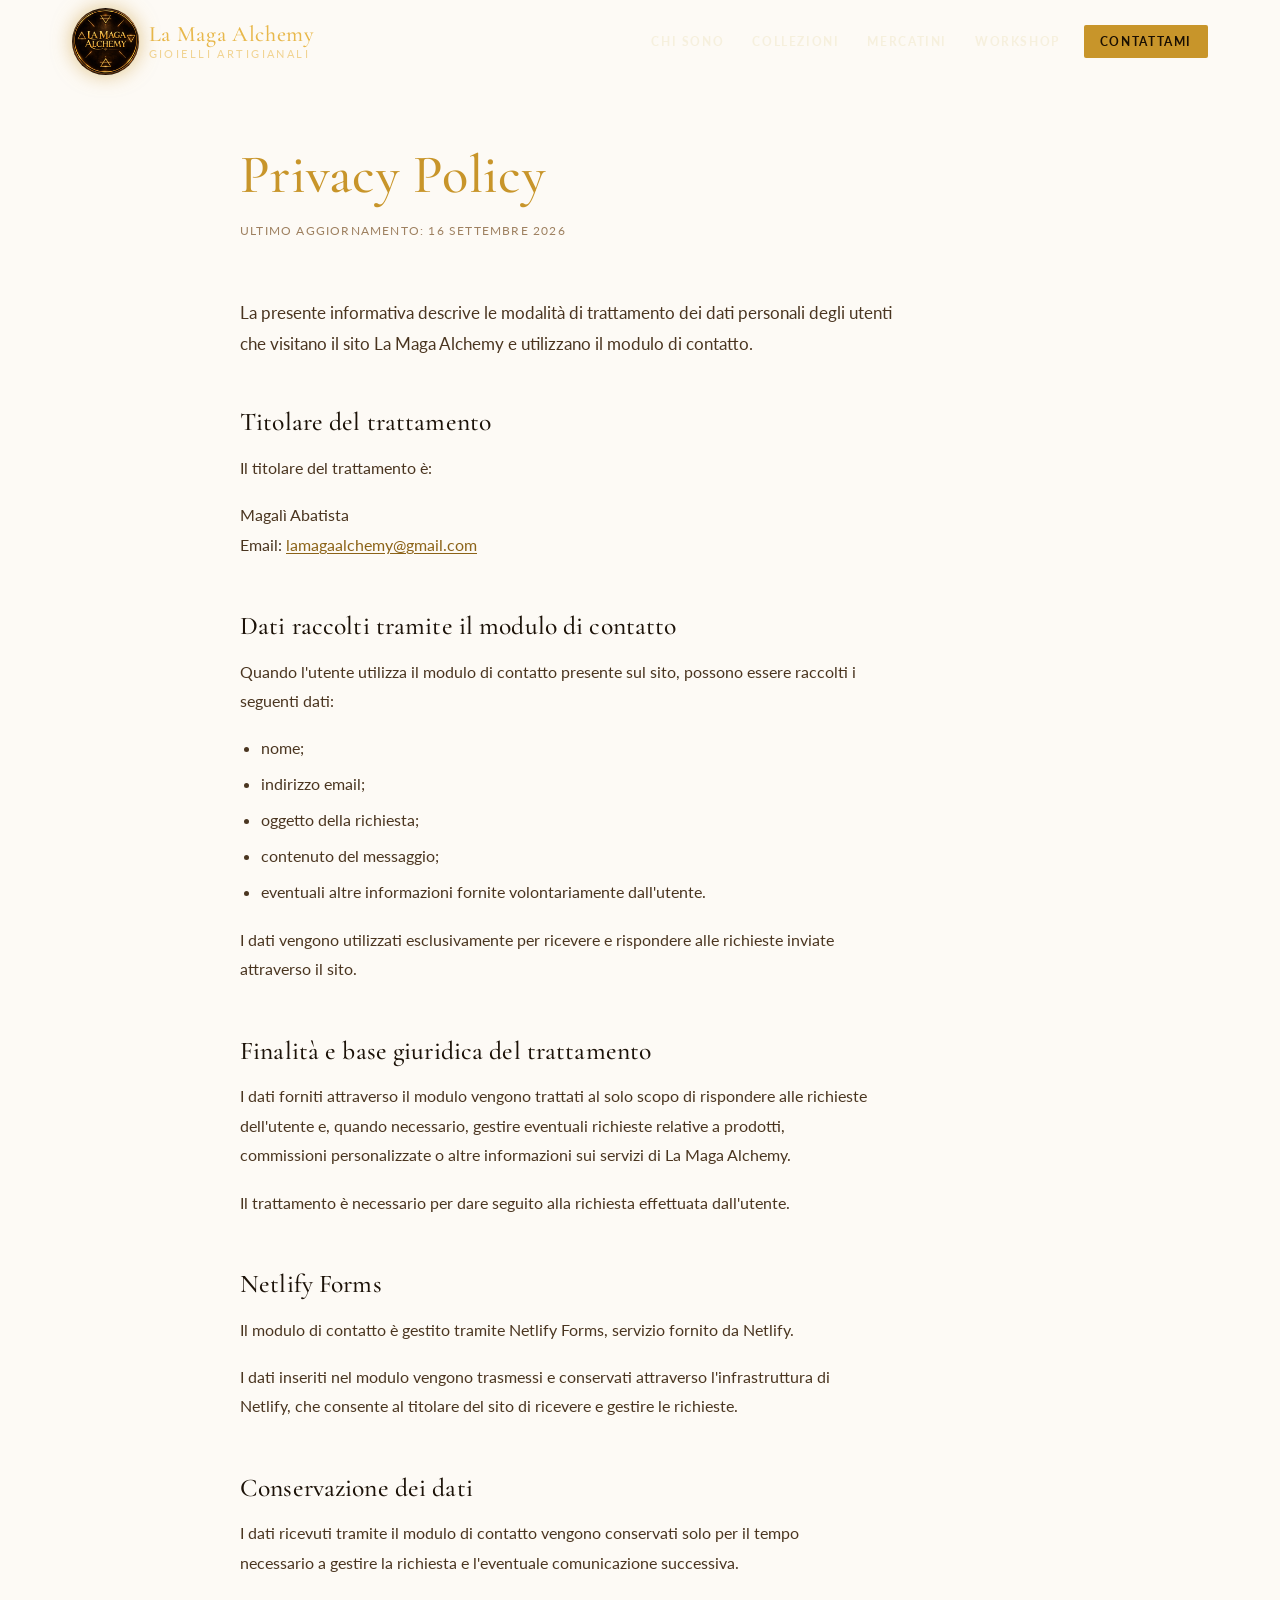
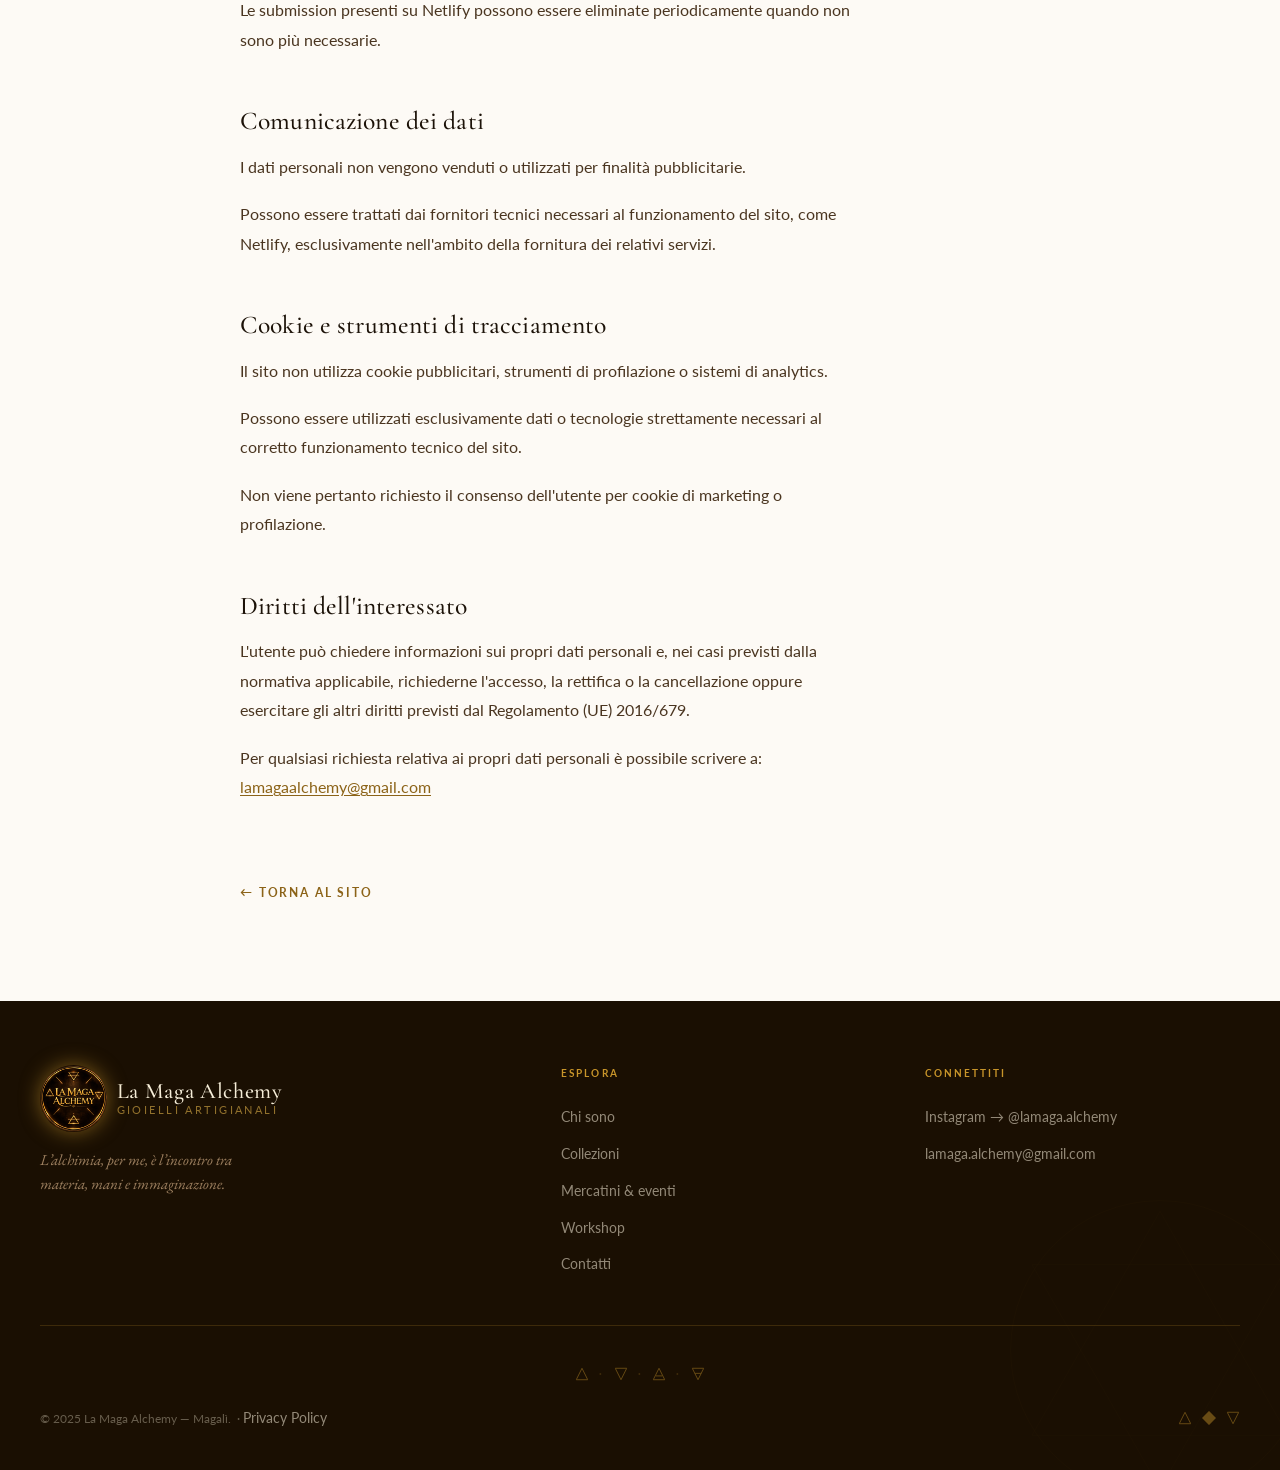
<file: privacy-policy.html>
<!DOCTYPE html>
<html lang="it">
<head>
  <meta charset="UTF-8" />
  <meta name="viewport" content="width=device-width, initial-scale=1.0" />
  <meta name="description" content="Informativa Privacy — La Maga Alchemy. Come vengono trattati i dati personali raccolti tramite il modulo di contatto del sito." />
  <title>Privacy Policy — La Maga Alchemy</title>

  <!-- Favicon (usa il logo come favicon) -->
  <link rel="icon" type="image/jpeg" href="images/logo.jpg" />

  <!-- Google Fonts -->
  <link rel="preconnect" href="https://fonts.googleapis.com" />
  <link rel="preconnect" href="https://fonts.gstatic.com" crossorigin />
  <link href="https://fonts.googleapis.com/css2?family=Cormorant+Garamond:ital,wght@0,300;0,400;0,500;0,600;0,700;1,300;1,400;1,600&family=EB+Garamond:ital,wght@0,400;0,500;1,400&family=Lato:wght@300;400;700&display=swap" rel="stylesheet" />

  <link rel="stylesheet" href="style.css" />
</head>
<body>

<!-- ============================================================
  SVG SIMBOLI ALCHEMICI — definizioni riutilizzabili
============================================================ -->
<svg style="display:none" aria-hidden="true">
  <defs>
    <!-- Fuoco △ -->
    <symbol id="sym-fire" viewBox="0 0 20 22">
      <polygon points="10,2 19,20 1,20" fill="none" stroke="currentColor" stroke-width="1.5" stroke-linejoin="round"/>
    </symbol>
    <!-- Acqua ▽ -->
    <symbol id="sym-water" viewBox="0 0 20 22">
      <polygon points="10,20 19,2 1,2" fill="none" stroke="currentColor" stroke-width="1.5" stroke-linejoin="round"/>
    </symbol>
    <!-- Terra △ con barra -->
    <symbol id="sym-earth" viewBox="0 0 20 22">
      <polygon points="10,2 19,20 1,20" fill="none" stroke="currentColor" stroke-width="1.5" stroke-linejoin="round"/>
      <line x1="5" y1="14" x2="15" y2="14" stroke="currentColor" stroke-width="1.5"/>
    </symbol>
    <!-- Aria ▽ con barra -->
    <symbol id="sym-air" viewBox="0 0 20 22">
      <polygon points="10,20 19,2 1,2" fill="none" stroke="currentColor" stroke-width="1.5" stroke-linejoin="round"/>
      <line x1="5" y1="10" x2="15" y2="10" stroke="currentColor" stroke-width="1.5"/>
    </symbol>
    <!-- Rombo decorativo -->
    <symbol id="sym-diamond" viewBox="0 0 14 14">
      <rect x="2" y="2" width="10" height="10" fill="currentColor" transform="rotate(45 7 7)"/>
    </symbol>
  </defs>
</svg>


<!-- ============================================================
  HEADER
============================================================ -->
<header id="header" role="banner">
  <div class="header-inner">
    <a href="index.html" class="logo-wrap" aria-label="La Maga Alchemy — torna all'inizio">
      <img src="images/logo.jpg" alt="Logo La Maga Alchemy" class="logo-img" />
      <div class="logo-text">
        La Maga Alchemy
        <span class="logo-sub">Gioielli Artigianali</span>
      </div>
    </a>

    <button class="hamburger" id="hamburger" aria-label="Apri menu" aria-expanded="false" aria-controls="nav">
      <span></span><span></span><span></span>
    </button>

    <nav id="nav" class="nav" aria-label="Navigazione principale">
      <a href="index.html#chi-sono"  class="nav-link">Chi sono</a>
      <a href="index.html#collezioni" class="nav-link">Collezioni</a>
      <a href="index.html#eventi"    class="nav-link">Mercatini</a>
      <a href="index.html#workshop"  class="nav-link">Workshop</a>
      <a href="index.html#contatti"  class="nav-link nav-cta">Contattami</a>
    </nav>
  </div>
</header>


<!-- ============================================================
  PRIVACY POLICY
============================================================ -->
<section class="section legal-page">
  <div class="container legal-container">

    <h1 class="legal-title">Privacy Policy</h1>
    <p class="legal-updated">Ultimo aggiornamento: 16 settembre 2026</p>

    <p class="legal-intro">
      La presente informativa descrive le modalità di trattamento dei dati personali degli utenti
      che visitano il sito La Maga Alchemy e utilizzano il modulo di contatto.
    </p>

    <div class="legal-body">

      <h2>Titolare del trattamento</h2>
      <p>Il titolare del trattamento è:</p>
      <p>
        Magalì Abatista<br/>
        Email: <a href="mailto:lamagaalchemy@gmail.com">lamagaalchemy@gmail.com</a>
      </p>

      <h2>Dati raccolti tramite il modulo di contatto</h2>
      <p>
        Quando l'utente utilizza il modulo di contatto presente sul sito, possono essere raccolti
        i seguenti dati:
      </p>
      <ul>
        <li>nome;</li>
        <li>indirizzo email;</li>
        <li>oggetto della richiesta;</li>
        <li>contenuto del messaggio;</li>
        <li>eventuali altre informazioni fornite volontariamente dall'utente.</li>
      </ul>
      <p>
        I dati vengono utilizzati esclusivamente per ricevere e rispondere alle richieste inviate
        attraverso il sito.
      </p>

      <h2>Finalità e base giuridica del trattamento</h2>
      <p>
        I dati forniti attraverso il modulo vengono trattati al solo scopo di rispondere alle
        richieste dell'utente e, quando necessario, gestire eventuali richieste relative a
        prodotti, commissioni personalizzate o altre informazioni sui servizi di La Maga Alchemy.
      </p>
      <p>
        Il trattamento è necessario per dare seguito alla richiesta effettuata dall'utente.
      </p>

      <h2>Netlify Forms</h2>
      <p>
        Il modulo di contatto è gestito tramite Netlify Forms, servizio fornito da Netlify.
      </p>
      <p>
        I dati inseriti nel modulo vengono trasmessi e conservati attraverso l'infrastruttura di
        Netlify, che consente al titolare del sito di ricevere e gestire le richieste.
      </p>

      <h2>Conservazione dei dati</h2>
      <p>
        I dati ricevuti tramite il modulo di contatto vengono conservati solo per il tempo
        necessario a gestire la richiesta e l'eventuale comunicazione successiva.
      </p>
      <p>
        Le submission presenti su Netlify possono essere eliminate periodicamente quando non sono
        più necessarie.
      </p>

      <h2>Comunicazione dei dati</h2>
      <p>
        I dati personali non vengono venduti o utilizzati per finalità pubblicitarie.
      </p>
      <p>
        Possono essere trattati dai fornitori tecnici necessari al funzionamento del sito, come
        Netlify, esclusivamente nell'ambito della fornitura dei relativi servizi.
      </p>

      <h2>Cookie e strumenti di tracciamento</h2>
      <p>
        Il sito non utilizza cookie pubblicitari, strumenti di profilazione o sistemi di
        analytics.
      </p>
      <p>
        Possono essere utilizzati esclusivamente dati o tecnologie strettamente necessari al
        corretto funzionamento tecnico del sito.
      </p>
      <p>
        Non viene pertanto richiesto il consenso dell'utente per cookie di marketing o
        profilazione.
      </p>

      <h2>Diritti dell'interessato</h2>
      <p>
        L'utente può chiedere informazioni sui propri dati personali e, nei casi previsti dalla
        normativa applicabile, richiederne l'accesso, la rettifica o la cancellazione oppure
        esercitare gli altri diritti previsti dal Regolamento (UE) 2016/679.
      </p>
      <p>
        Per qualsiasi richiesta relativa ai propri dati personali è possibile scrivere a:
        <a href="mailto:lamagaalchemy@gmail.com">lamagaalchemy@gmail.com</a>
      </p>

    </div>

    <a href="index.html" class="legal-back">← Torna al sito</a>

  </div>
</section>


<!-- ============================================================
  FOOTER
============================================================ -->
<footer id="footer" role="contentinfo">
  <div class="footer-bg-deco" aria-hidden="true">
    <svg viewBox="0 0 600 600" fill="none">
      <circle cx="300" cy="300" r="280" stroke="#C8952A" stroke-width="1"/>
      <polygon points="300,40 540,460 60,460" stroke="#C8952A" stroke-width="0.8" fill="none"/>
      <polygon points="300,560 540,140 60,140" stroke="#C8952A" stroke-width="0.8" fill="none"/>
    </svg>
  </div>

  <div class="footer-inner">

    <div class="footer-top">
      <!-- Brand -->
      <div class="footer-brand">
        <a href="index.html" class="logo-wrap" aria-label="Torna alla home">
          <img src="images/logo.jpg" alt="Logo La Maga Alchemy" class="logo-img" />
          <div class="logo-text">
            La Maga Alchemy
            <span class="logo-sub">Gioielli Artigianali</span>
          </div>
        </a>
        <p class="footer-tagline">
L’alchimia, per me, è l’incontro tra materia, mani e immaginazione.
        </p>
      </div>

      <!-- Link rapidi -->
      <div>
        <p class="footer-col-title">Esplora</p>
        <ul class="footer-links">
          <li><a href="index.html#chi-sono"   class="footer-link">Chi sono</a></li>
          <li><a href="index.html#collezioni" class="footer-link">Collezioni</a></li>
          <li><a href="index.html#eventi"     class="footer-link">Mercatini &amp; eventi</a></li>
          <li><a href="index.html#workshop"   class="footer-link">Workshop</a></li>
          <li><a href="index.html#contatti"   class="footer-link">Contatti</a></li>
        </ul>
      </div>

      <!-- Social & info -->
      <div>
        <p class="footer-col-title">Connettiti</p>
        <ul class="footer-links">
          <li>
            <a href="https://www.instagram.com/lamaga.alchemy" target="_blank" rel="noopener noreferrer" class="footer-link">
              Instagram → @lamaga.alchemy
            </a>
          </li>
          <li>
            <a href="mailto:lamaga.alchemy@gmail.com" class="footer-link">
              lamaga.alchemy@gmail.com
            </a>
          </li>
        </ul>
      </div>
    </div><!-- /footer-top -->

    <!-- Simboli decorativi alchemici -->
    <div class="footer-symbols" aria-hidden="true" style="justify-content:center;margin-bottom:1.5rem">
      <svg width="16" height="18" viewBox="0 0 20 22" fill="none" stroke="currentColor" stroke-width="1.5"><use href="#sym-fire"/></svg>
      <span style="font-size:0.6rem;letter-spacing:0.2em;text-transform:uppercase;font-weight:700;color:var(--gold);opacity:0.45">·</span>
      <svg width="16" height="18" viewBox="0 0 20 22" fill="none" stroke="currentColor" stroke-width="1.5"><use href="#sym-water"/></svg>
      <span style="font-size:0.6rem;letter-spacing:0.2em;text-transform:uppercase;font-weight:700;color:var(--gold);opacity:0.45">·</span>
      <svg width="16" height="18" viewBox="0 0 20 22" fill="none" stroke="currentColor" stroke-width="1.5"><use href="#sym-earth"/></svg>
      <span style="font-size:0.6rem;letter-spacing:0.2em;text-transform:uppercase;font-weight:700;color:var(--gold);opacity:0.45">·</span>
      <svg width="16" height="18" viewBox="0 0 20 22" fill="none" stroke="currentColor" stroke-width="1.5"><use href="#sym-air"/></svg>
    </div>

    <div class="footer-bottom">
      <p class="footer-copy">
        &copy; 2025 La Maga Alchemy — Magalì.
        &nbsp;·&nbsp;<a href="privacy-policy.html" class="footer-link">Privacy Policy</a>
      </p>
      <div class="footer-symbols">
        <svg width="12" height="14" viewBox="0 0 20 22" fill="none" stroke="currentColor" stroke-width="1.5"><use href="#sym-fire"/></svg>
        <svg width="10" height="10" viewBox="0 0 14 14" fill="none" stroke="none"><use href="#sym-diamond"/></svg>
        <svg width="12" height="14" viewBox="0 0 20 22" fill="none" stroke="currentColor" stroke-width="1.5"><use href="#sym-water"/></svg>
      </div>
    </div>

  </div>
</footer>

<script src="script.js"></script>
</body>
</html>
</file>
<file: style.css>
/* =============================================
   LA MAGA ALCHEMY — style.css
   Palette: oro caldo su scuro / beige caldo
   ============================================= */

/* --- Google Fonts --- */
@import url('https://fonts.googleapis.com/css2?family=Cormorant+Garamond:ital,wght@0,300;0,400;0,500;0,600;0,700;1,300;1,400;1,600&family=EB+Garamond:ital,wght@0,400;0,500;1,400&family=Lato:wght@300;400;700&display=swap');

/* --- Custom Properties --- */
:root {
  --bg-warm:       #FDFAF5;
  --bg-mid:        #F2EBD9;
  --bg-dark:       #1A0F02;
  --bg-dark-soft:  #261608;

  --gold:          #C8952A;
  --gold-light:    #E8B84B;
  --gold-pale:     #F5D98A;
  --gold-dark:     #8C6318;

  --text-dark:     #1C1208;
  --text-mid:      #4A3520;
  --text-light:    #F5EDD8;
  --text-muted:    #9E8060;

  --border-gold:   rgba(200, 149, 42, 0.35);

  --font-title:    'Cormorant Garamond', Georgia, serif;
  --font-text:     'EB Garamond', Georgia, serif;   /* testi secondari in serif */
  --font-body:     'Lato', system-ui, sans-serif;

  --radius:        4px;
  --transition:    0.35s ease;
  --shadow-gold:   0 0 28px rgba(200, 149, 42, 0.22);
}

/* --- Reset & Base --- */
*, *::before, *::after { box-sizing: border-box; margin: 0; padding: 0; }

html { scroll-behavior: smooth; font-size: 16px; }

body {
  background-color: var(--bg-warm);
  color: var(--text-dark);
  font-family: var(--font-body);
  font-weight: 400;
  line-height: 1.7;
  overflow-x: hidden;
}

img { max-width: 100%; display: block; }

a { color: inherit; text-decoration: none; }

ul { list-style: none; }

/* --- Typography --- */
h1, h2, h3, h4 {
  font-family: var(--font-title);
  font-weight: 500;
  line-height: 1.15;
  letter-spacing: 0.005em;
  font-kerning: normal;
  text-rendering: optimizeLegibility;
}

h2 { font-size: clamp(2rem, 4vw, 3rem); }
h3 { font-size: clamp(1.4rem, 2.5vw, 1.9rem); }

p { max-width: 68ch; }

/* =============================================
   ORNAMENTAL DIVIDER
   ============================================= */
.divider {
  display: flex;
  align-items: center;
  justify-content: center;
  gap: 16px;
  margin: 3.5rem auto;
  max-width: 480px;
  padding: 0 2rem;
}

.divider-line {
  flex: 1;
  height: 1px;
  background: linear-gradient(90deg, transparent, var(--gold), transparent);
  opacity: 0.55;
}

.divider-symbol {
  color: var(--gold);
  font-size: 1rem;
  display: flex;
  align-items: center;
  gap: 8px;
  flex-shrink: 0;
  opacity: 0.85;
}

.divider-symbol svg {
  width: 14px;
  height: 14px;
}

/* Dark variant for dark sections */
.divider--dark .divider-line {
  background: linear-gradient(90deg, transparent, var(--gold-light), transparent);
  opacity: 0.4;
}
.divider--dark .divider-symbol { color: var(--gold-light); }

/* Section label above heading */
.section-label {
  font-family: var(--font-body);
  font-size: 0.7rem;
  font-weight: 700;
  letter-spacing: 0.22em;
  text-transform: uppercase;
  color: var(--gold);
  margin-bottom: 0.75rem;
  display: block;
}

.section-label--dark { color: var(--gold-light); }

/* =============================================
   HEADER
   ============================================= */
#header {
  position: fixed;
  top: 0;
  left: 0;
  right: 0;
  z-index: 100;
  transition: background var(--transition), box-shadow var(--transition);
  padding: 0.5rem 0;
}

#header.scrolled {
  background: rgba(253, 250, 245, 0.97);
  backdrop-filter: blur(10px);
  box-shadow: 0 1px 0 var(--border-gold), 0 4px 24px rgba(28, 18, 8, 0.08);
}

#header.scrolled .nav-link { color: var(--text-dark); }
#header.scrolled .nav-link:hover { color: var(--gold); }

.header-inner {
  max-width: 1200px;
  margin: 0 auto;
  padding: 0 2rem;
  display: flex;
  align-items: center;
  justify-content: space-between;
  gap: 2rem;
}

.logo-wrap {
  display: flex;
  align-items: center;
  gap: 0.6rem;       /* logo e testo ravvicinati */
  flex-shrink: 0;
}

.logo-img {
  width: 67px;
  height: 67px;
  border-radius: 50%;
  object-fit: cover;
  filter: drop-shadow(0 0 10px rgba(200, 149, 42, 0.55));
  transition: filter var(--transition);
}

.logo-img:hover {
  filter: drop-shadow(0 0 18px rgba(200, 149, 42, 0.8));
}

.logo-text {
  font-family: var(--font-title);
  font-size: 1.38rem;       /* ≈ 22px */
  font-weight: 500;
  letter-spacing: 0.03em;
  color: var(--gold-light);
  transition: color var(--transition);
  line-height: 1.15;
}

#header.scrolled .logo-text { color: var(--text-dark); }

.logo-sub {
  display: block;
  font-family: var(--font-body);
  font-size: 0.69rem;       /* ≈ 11px */
  letter-spacing: 0.22em;   /* ≈ 3px */
  text-transform: uppercase;
  color: rgba(232, 184, 75, 0.58); /* gold-light tenue */
  font-weight: 400;
}

/* Nav */
.nav { display: flex; align-items: center; gap: 0.25rem; }

.nav-link {
  font-family: var(--font-body);
  font-size: 0.72rem;
  font-weight: 700;
  letter-spacing: 0.14em;
  text-transform: uppercase;
  color: rgba(245, 237, 216, 0.85);
  padding: 0.5rem 0.75rem;
  border-radius: var(--radius);
  transition: color var(--transition), background var(--transition);
}

.nav-link:hover { color: var(--gold-light); }

.nav-cta {
  background: var(--gold);
  color: var(--bg-dark) !important;
  padding: 0.45rem 1rem;
  border-radius: 2px;
  margin-left: 0.5rem;
}

.nav-cta:hover { background: var(--gold-light) !important; }

/* Hamburger */
.hamburger {
  display: none;
  flex-direction: column;
  gap: 5px;
  cursor: pointer;
  padding: 6px;
  border: none;
  background: transparent;
}

.hamburger span {
  display: block;
  width: 24px;
  height: 1.5px;
  background: var(--gold-light);
  transition: transform var(--transition), opacity var(--transition);
}

#header.scrolled .hamburger span { background: var(--text-dark); }

.hamburger.open span:nth-child(1) { transform: translateY(6.5px) rotate(45deg); }
.hamburger.open span:nth-child(2) { opacity: 0; }
.hamburger.open span:nth-child(3) { transform: translateY(-6.5px) rotate(-45deg); }

/* Mobile nav */
@media (max-width: 768px) {
  .hamburger { display: flex; }

  .nav {
    display: none;
    position: absolute;
    top: 100%;
    left: 0;
    right: 0;
    background: var(--bg-dark);
    border-top: 1px solid var(--border-gold);
    flex-direction: column;
    padding: 1.5rem 2rem;
    gap: 0.25rem;
    box-shadow: 0 8px 32px rgba(0,0,0,0.4);
  }

  .nav.open { display: flex; }

  .nav-link { color: var(--text-light) !important; padding: 0.6rem 0; width: 100%; }
  .nav-cta { background: var(--gold); color: var(--bg-dark) !important; text-align: center; }
}

/* =============================================
   HERO
   ============================================= */
#hero {
  min-height: 100svh;
  background-color: #0A0A0A;
  display: flex;
  align-items: center;
  justify-content: center;
  text-align: center;
  position: relative;
  overflow: hidden;
  padding: 8rem 2rem 5rem;
}

/* --- Cornice decorativa ---*/
.hero-frame {
  position: absolute;
  /* top: 90px → scende sotto l'header (~83px); left/right: 26px → cristalli (28px) restano dentro */
  inset: 90px 26px 26px;
  border: 1px solid rgba(200, 149, 42, 0.2);
  pointer-events: none;
  z-index: 2;
}

.hero-corner {
  position: absolute;
  width: 58px;
  height: 58px;
  pointer-events: none;
}
.hero-corner svg { width: 100%; height: 100%; display: block; }

.hero-corner--tl { top: -1px; left: -1px; }
.hero-corner--tr { top: -1px; right: -1px; transform: scaleX(-1); }
.hero-corner--bl { bottom: -1px; left: -1px; transform: scaleY(-1); }
.hero-corner--br { bottom: -1px; right: -1px; transform: scale(-1, -1); }

/* --- Cristalli PNG (bigliettino originale, sfondo trasparente) ---
   Strategia di posizionamento:
   • I PNG vengono ancorati ai bordi sinistro/destro dell'hero (left:0 / right:0).
   • L'altezza è vincolata a ~58vh con un max di 620px.
   • max-width: 26vw impedisce che un PNG molto largo invada il testo centrale.
   • L'hero ha overflow:hidden → se il cristallo sborda in alto/basso viene ritagliato
     in modo naturale (effetto "emerge dal bordo"), mentre lateralmente rimane integro.
   • Il cristallo destro è già l'immagine specchiata: nessun scaleX(-1).
-------------------------------------------------- */
/* Contenitore:
   • ancorato a left:0 / right:0 → nessuno sconfinamento orizzontale
   • max-width evita che un PNG molto largo invada il titolo centrale
   • overflow:hidden sull'#hero ritaglia solo l'eventuale sconfinamento verticale */
.hero-crystal {
  position: absolute;
  top: 50%;
  transform: translateY(-50%);
  z-index: 1;
  pointer-events: none;
  opacity: 0;
  max-width: 28vw;
  animation: crystal-appear 1.8s ease 1.2s forwards;
}
/* 28px = 2px dentro la riga del frame (che ora è a 26px dai bordi dell'hero) */
.hero-crystal--left  { left: 28px; }
.hero-crystal--right { right: 28px; }

/* Immagine: altezza fissa, larghezza proporzionale automatica */
.hero-crystal .crystal-img {
  display: block;
  height: clamp(300px, 58vh, 620px);
  width: auto;
  max-width: 100%;    /* non supera il contenitore → rispetta max-width:28vw */
  user-select: none;
  -webkit-user-drag: none;
}

@keyframes crystal-appear {
  from { opacity: 0; transform: translateY(-46%) scale(0.96); }
  to   { opacity: 1; transform: translateY(-50%) scale(1); }
}

/* ── Schermi medi ── */
@media (max-width: 1200px) {
  .hero-crystal           { max-width: 24vw; }
  .hero-crystal .crystal-img { height: clamp(240px, 46vh, 500px); }
}

/* ── Tablet ── */
@media (max-width: 900px) {
  .hero-crystal           { max-width: 22vw; }
  .hero-crystal .crystal-img { height: clamp(160px, 32vh, 320px); }
}

/* ── Cristalli laterali + stelle zona testo: nascosti su mobile ── */
@media (max-width: 768px) {
  .hero-crystal      { display: none; }
  .hero-star--text   { display: none; }
  .hero-star--zona1  { top: 24% !important; left: 12% !important; }
}

/* ── Riga CTA: su desktop è solo il bottone centrato ── */
.hero-cta-row {
  display: flex;
  justify-content: center;
  align-items: center;
}

/* I cristalli accanto al bottone: nascosti su desktop */
.hero-cta-crystal {
  display: none;
}

/* ── Mobile (≤768px): flex row cristallo + bottone + cristallo ── */
@media (max-width: 768px) {
  .hero-cta-row {
    width: 100%;
    padding: 0 16px;
    gap: clamp(8px, 2vw, 12px);
    overflow: visible;
  }
  .hero-cta-crystal {
    display: block;
    width: clamp(60px, 16vw, 80px);
    height: auto;
    opacity: 0.7;
    flex-shrink: 0;
    user-select: none;
    -webkit-user-drag: none;
  }
  /* Il bottone occupa lo spazio rimanente e non trabocca */
  .hero-cta {
    flex: 1;
    min-width: 0;
    padding-left: 24px;
    padding-right: 24px;
    justify-content: center;
  }
}

/* ── Frame mobile ── */
@media (max-width: 640px) {
  .hero-frame { inset: 86px 14px 14px; }
}

/* --- Stelle e scintille --- */
.hero-star {
  position: absolute;
  color: var(--gold);
  pointer-events: none;
  z-index: 1;
  line-height: 1;
  animation: twinkle var(--dur, 3.5s) ease-in-out infinite;
  animation-delay: var(--delay, 0s);
}

@keyframes twinkle {
  /* stato spento: usa --op-lo dall'inline style, default alzato a 0.30 */
  0%, 100% {
    opacity: var(--op-lo, 0.30);
    transform: scale(1);
    filter: none;
  }
  /* stato acceso: opacità fissa alta + glow dorato, indipendente dal --op-hi inline */
  50% {
    opacity: 0.95;
    transform: scale(1.7);
    filter: drop-shadow(0 0 5px rgba(200, 149, 42, 0.9))
            drop-shadow(0 0 10px rgba(200, 149, 42, 0.4));
  }
}

/* --- Contenuto centrale --- */
.hero-inner {
  position: relative;
  z-index: 3;
  max-width: 780px;
}

.hero-eyebrow {
  display: flex;
  align-items: center;
  justify-content: center;
  gap: 12px;
  margin-bottom: 2rem;
  opacity: 0;
  animation: fade-up 0.9s ease 0.3s forwards;
}

.hero-eyebrow span {
  font-size: 0.65rem;
  font-weight: 700;
  letter-spacing: 0.28em;
  text-transform: uppercase;
  color: var(--gold);
}

.hero-eyebrow-line {
  width: 32px;
  height: 1px;
  background: var(--gold);
  opacity: 0.6;
}

.hero-title {
  font-family: var(--font-title);
  /* ~36px su telefono → 64px su desktop largo */
  font-size: clamp(2.15rem, 1.5rem + 3.2vw, 4rem);
  font-weight: 500;
  color: var(--text-light);
  line-height: 1.06;
  letter-spacing: -0.005em;
  margin-bottom: 1.6rem;
  opacity: 0;
  animation: fade-up 1s ease 0.5s forwards;
}

/* Righe del titolo: a capo voluto, con un leggero sfalsamento
   per evitare un blocco di tre righe tutte uguali */
.hero-line { display: block; }
.hero-line + .hero-line { padding-left: clamp(0.35em, 0.1em + 1.4vw, 0.9em); }

/* "un pezzo di magia." — corsivo più piccolo, leggero e arioso */
.hero-title em {
  display: block;
  margin-top: 0.28em;
  font-size: 0.7em;
  font-style: italic;
  font-weight: 400;
  letter-spacing: 0.015em;
  color: var(--gold-pale);
  opacity: 0.88;
}

.hero-sub {
  font-family: var(--font-text);
  font-size: clamp(1rem, 0.92rem + 0.45vw, 1.22rem);
  font-weight: 400;
  font-style: italic;
  line-height: 1.55;
  color: var(--text-muted);
  max-width: 34ch;
  margin: 0 auto 2.5rem;
  opacity: 0;
  animation: fade-up 1s ease 0.7s forwards;
}

.hero-cta {
  display: inline-flex;
  align-items: center;
  gap: 10px;
  background: transparent;
  border: 1px solid var(--gold);
  color: var(--gold-light);
  font-family: var(--font-body);
  font-size: 0.72rem;
  font-weight: 700;
  letter-spacing: 0.18em;
  text-transform: uppercase;
  padding: 0.9rem 2rem;
  border-radius: 2px;
  cursor: pointer;
  transition: background var(--transition), color var(--transition), box-shadow var(--transition);
  opacity: 0;
  animation: fade-up 1s ease 0.9s forwards;
}

.hero-cta:hover {
  background: var(--gold);
  color: var(--bg-dark);
  box-shadow: 0 0 24px rgba(200, 149, 42, 0.4);
}

.hero-scroll {
  position: absolute;
  bottom: 16px;
  left: 50%;
  transform: translateX(-50%);
  display: flex;
  flex-direction: column;
  align-items: center;
  gap: 8px;
  color: var(--gold);
  opacity: 0.55;
  animation: bob 2.5s ease-in-out infinite;
  z-index: 1;
}

.hero-scroll span {
  font-size: 0.6rem;
  letter-spacing: 0.2em;
  text-transform: uppercase;
  font-weight: 700;
}

@keyframes bob {
  0%, 100% { transform: translateX(-50%) translateY(0); }
  50%       { transform: translateX(-50%) translateY(6px); }
}

@keyframes fade-up {
  from { opacity: 0; transform: translateY(22px); }
  to   { opacity: 1; transform: translateY(0); }
}

/* =============================================
   SEZIONE GENERICA
   ============================================= */
.section {
  padding: 6rem 2rem;
}

.section--dark {
  background-color: var(--bg-dark);
  color: var(--text-light);
}

.section--mid {
  background-color: var(--bg-mid);
}

.container {
  max-width: 1200px;
  margin: 0 auto;
}

.section-header {
  text-align: center;
  margin-bottom: 4rem;
}

/* Titoli sezioni chiare: oro per coerenza con l'hero */
.section-title { color: var(--gold); }
.section--dark .section-title { color: var(--text-light); }

.section-title span.gold { color: var(--gold); }
.section--dark .section-title span.gold { color: var(--gold-pale); }

.section-desc {
  font-family: var(--font-text);
  font-size: 1.08rem;
  font-style: italic;
  color: var(--text-mid);
  margin: 1rem auto 0;
  max-width: 56ch;
}

.section--dark .section-desc { color: var(--text-muted); }

/* Reveal animation */
.reveal {
  opacity: 0;
  transform: translateY(30px);
  transition: opacity 0.7s ease, transform 0.7s ease;
}

.reveal.visible {
  opacity: 1;
  transform: translateY(0);
}

.reveal-delay-1 { transition-delay: 0.1s; }
.reveal-delay-2 { transition-delay: 0.2s; }
.reveal-delay-3 { transition-delay: 0.3s; }
.reveal-delay-4 { transition-delay: 0.4s; }
.reveal-delay-5 { transition-delay: 0.5s; }

/* =============================================
   CHI SONO
   ============================================= */
.chi-sono-grid {
  display: grid;
  grid-template-columns: 1fr 1fr;
  gap: 5rem;
  align-items: center;
}

.chi-sono-visual {
  position: relative;
  display: flex;
  align-items: center;
  justify-content: center;
}

/* Placeholder per foto di Magalì */
.portrait-placeholder {
  width: 100%;
  max-width: 420px;
  aspect-ratio: 3/4;
  background: linear-gradient(145deg, #2A1A06 0%, #3D2510 40%, #1A0F02 100%);
  border-radius: 2px;
  display: flex;
  flex-direction: column;
  align-items: center;
  justify-content: center;
  gap: 1rem;
  border: 1px solid var(--border-gold);
  position: relative;
  overflow: hidden;
}

.portrait-placeholder::before {
  content: '';
  position: absolute;
  inset: 12px;
  border: 1px solid rgba(200, 149, 42, 0.2);
  border-radius: 1px;
  pointer-events: none;
}

.portrait-photo {
  width: 100%;
  max-width: 420px;
  aspect-ratio: 3/4;
  object-fit: cover;
  border-radius: 2px;
  border: 1px solid var(--border-gold);
}

.portrait-label {
  font-size: 0.62rem;
  letter-spacing: 0.2em;
  text-transform: uppercase;
  color: var(--gold);
  opacity: 0.7;
  font-weight: 700;
}

/* Decorative circle behind portrait */
.portrait-deco {
  position: absolute;
  width: 90%;
  max-width: 380px;
  aspect-ratio: 1;
  border-radius: 50%;
  border: 1px solid rgba(200, 149, 42, 0.2);
  top: 50%;
  left: 50%;
  transform: translate(-44%, -46%);
  z-index: -1;
}

.chi-sono-content p {
  color: var(--text-mid);
  margin-bottom: 1.25rem;
  font-size: 1.02rem;
  max-width: 100%;
}

.chi-sono-content p:last-of-type { margin-bottom: 2rem; }

.chi-sono-content .quote {
  font-family: var(--font-text);
  font-size: 1.2rem;
  font-style: italic;
  font-weight: 400;
  color: var(--gold-dark);
  border-left: 2px solid var(--gold);
  padding-left: 1.25rem;
  margin: 2rem 0;
  line-height: 1.5;
}

/* Elementi cards */
.elementi-row {
  display: flex;
  gap: 1.5rem;
  margin-top: 2rem;
  flex-wrap: wrap;
}

.elemento-chip {
  display: flex;
  align-items: center;
  gap: 8px;
  font-size: 0.72rem;
  font-weight: 700;
  letter-spacing: 0.12em;
  text-transform: uppercase;
  color: var(--text-mid);
}

.elemento-chip svg { color: var(--gold); flex-shrink: 0; }

/* =============================================
   COLLEZIONI
   ============================================= */
.collezioni-tabs {
  display: flex;
  justify-content: center;
  gap: 0.5rem;
  flex-wrap: wrap;
  margin-bottom: 3rem;
}

.tab-btn {
  font-family: var(--font-body);
  font-size: 0.7rem;
  font-weight: 700;
  letter-spacing: 0.14em;
  text-transform: uppercase;
  padding: 0.5rem 1.1rem;
  border: 1px solid var(--border-gold);
  border-radius: 2px;
  background: transparent;
  color: var(--text-mid);
  cursor: pointer;
  transition: all var(--transition);
}

.tab-btn:hover,
.tab-btn.active {
  background: var(--gold);
  color: var(--bg-dark);
  border-color: var(--gold);
}

.collezione-group { display: none; }
.collezione-group.active { display: block; }

.products-grid {
  display: grid;
  grid-template-columns: repeat(auto-fit, minmax(260px, 300px));
  justify-content: center;
  gap: 1.5rem;
}

/* Product card */
.product-card {
  border-radius: 2px;
  overflow: hidden;
  background: var(--bg-warm);
  border: 1px solid var(--border-gold);
  cursor: pointer;
  transition: transform 0.35s ease, box-shadow 0.35s ease;
}

.product-card:hover {
  transform: translateY(-5px);
  box-shadow: 0 12px 40px rgba(200, 149, 42, 0.18);
}

.product-img-wrap {
  position: relative;
  aspect-ratio: 1;
  overflow: hidden;
}

/* Foto reale prodotto (sostituisce .product-ph quando disponibile) */
.product-img {
  width: 100%;
  height: 100%;
  object-fit: cover;
  object-position: center;
  display: block;
  transition: transform 0.5s ease;
}
.product-card:hover .product-img { transform: scale(1.04); }

/* Placeholder gradienti per ogni prodotto */
.product-ph {
  width: 100%;
  height: 100%;
  display: flex;
  align-items: center;
  justify-content: center;
  transition: transform 0.5s ease;
}

.product-card:hover .product-ph { transform: scale(1.04); }

.product-ph--1 {
  background: linear-gradient(135deg, #2A1806 0%, #8C5A20 50%, #3D2510 100%);
}
.product-ph--2 {
  background: linear-gradient(135deg, #1A1206 0%, #6B4A1A 45%, #2A1A08 100%);
}
.product-ph--3 {
  background: linear-gradient(135deg, #0F1A1A 0%, #1A4040 50%, #0A1215 100%);
}
.product-ph--4 {
  background: linear-gradient(135deg, #200A06 0%, #6B2010 50%, #1A0804 100%);
}
.product-ph--5 {
  background: linear-gradient(135deg, #101820 0%, #1A3050 50%, #080F18 100%);
}
.product-ph--6 {
  background: linear-gradient(135deg, #1A1006 0%, #4A3010 50%, #0F0A02 100%);
}

.product-ph-label {
  font-size: 0.6rem;
  letter-spacing: 0.18em;
  text-transform: uppercase;
  color: rgba(245, 217, 138, 0.55);
  font-weight: 700;
}

/* Overlay on hover */
.product-overlay {
  position: absolute;
  inset: 0;
  background: rgba(200, 149, 42, 0.15);
  display: flex;
  align-items: center;
  justify-content: center;
  opacity: 0;
  transition: opacity var(--transition);
}

.product-card:hover .product-overlay { opacity: 1; }

.product-overlay-icon {
  width: 44px;
  height: 44px;
  border-radius: 50%;
  border: 1px solid rgba(245, 237, 216, 0.6);
  display: flex;
  align-items: center;
  justify-content: center;
  color: var(--text-light);
  font-size: 1.1rem;
}

.product-info {
  padding: 1.1rem 1.25rem 1.4rem;
}

.product-name {
  font-family: var(--font-title);
  font-size: 1.15rem;
  font-weight: 600;
  color: var(--text-dark);
  margin-bottom: 0.3rem;
}

.product-desc {
  font-size: 0.82rem;
  color: var(--text-muted);
  line-height: 1.5;
  margin-bottom: 0.75rem;
  max-width: 100%;
}

.product-tag {
  display: inline-block;
  font-size: 0.62rem;
  font-weight: 700;
  letter-spacing: 0.14em;
  text-transform: uppercase;
  color: var(--gold-dark);
  border: 1px solid var(--gold-dark);
  padding: 0.2rem 0.6rem;
  border-radius: 2px;
}

/* =============================================
   MERCATINI & EVENTI
   ============================================= */

/* Stati dinamici (caricamento / nessun evento) */
.eventi-loading,
.eventi-empty {
  grid-column: 1 / -1;
  text-align: center;
  font-family: var(--font-text);
  font-style: italic;
  font-size: 1.02rem;
  color: var(--text-muted);
  padding: 3rem 1rem;
  opacity: 0.7;
}

/* Colonne a larghezza massima fissa + auto-fit: con pochi eventi le
   card restano centrate, quando le righe si riempiono l'ultima riga
   parte da sinistra (stesso comportamento della griglia workshop). */
.eventi-grid {
  display: grid;
  grid-template-columns: repeat(auto-fit, minmax(300px, 384px));
  justify-content: center;
  gap: 1.5rem;
}

/* Con auto-fit le colonne vuote collassano: i messaggi di
   caricamento/vuoto userebbero una sola colonna stretta. */
.eventi-grid:has(> .eventi-loading, > .eventi-empty),
.workshop-grid:has(> .eventi-loading, > .eventi-empty) {
  display: block;
}

.evento-card {
  padding: 1.75rem;
  border: 1px solid rgba(200, 149, 42, 0.25);
  border-radius: 2px;
  background: rgba(200, 149, 42, 0.04);
  transition: border-color var(--transition), background var(--transition);
  position: relative;
}

.evento-card:hover {
  border-color: var(--gold);
  background: rgba(200, 149, 42, 0.08);
}

.evento-date {
  font-family: var(--font-title);
  font-size: 2.2rem;
  font-weight: 300;
  color: var(--gold);
  line-height: 1;
}

.evento-month {
  font-size: 0.65rem;
  font-weight: 700;
  letter-spacing: 0.2em;
  text-transform: uppercase;
  color: var(--gold);
  opacity: 0.7;
  margin-bottom: 1rem;
  display: block;
}

.evento-nome {
  font-family: var(--font-title);
  font-size: 1.2rem;
  font-weight: 600;
  color: var(--text-dark);
  margin-bottom: 0.4rem;
}

.evento-luogo {
  font-size: 0.82rem;
  color: var(--text-mid);
  display: flex;
  align-items: center;
  gap: 6px;
  margin-bottom: 0.75rem;
}

.evento-desc {
  font-size: 0.88rem;
  color: var(--text-mid);
  line-height: 1.6;
  max-width: 100%;
}

.evento-badge {
  position: absolute;
  top: 1.25rem;
  right: 1.25rem;
  font-size: 0.58rem;
  font-weight: 700;
  letter-spacing: 0.16em;
  text-transform: uppercase;
  color: var(--bg-dark);
  background: var(--gold);
  padding: 0.25rem 0.6rem;
  border-radius: 2px;
}

/* =============================================
   WORKSHOP
   ============================================= */
.workshop-grid {
  display: grid;
  grid-template-columns: repeat(auto-fit, minmax(320px, 420px));
  justify-content: center;
  gap: 2rem;
}

.workshop-card {
  padding: 2.25rem;
  background: var(--bg-warm);
  border: 1px solid var(--border-gold);
  border-radius: 2px;
  transition: box-shadow var(--transition), transform var(--transition);
}

.workshop-card:hover {
  box-shadow: var(--shadow-gold);
  transform: translateY(-3px);
}

.workshop-icon {
  width: 48px;
  height: 48px;
  margin-bottom: 1.25rem;
  color: var(--gold);
}

.workshop-title {
  font-family: var(--font-title);
  font-size: 1.35rem;
  font-weight: 600;
  color: var(--text-dark);
  margin-bottom: 0.75rem;
}

.workshop-desc {
  font-size: 0.9rem;
  color: var(--text-mid);
  line-height: 1.7;
  margin-bottom: 1.5rem;
  max-width: 100%;
}

.workshop-meta {
  display: flex;
  flex-wrap: wrap;
  gap: 1rem;
  margin-bottom: 1.5rem;
}

.workshop-meta-item {
  display: flex;
  align-items: center;
  gap: 6px;
  font-size: 0.78rem;
  color: var(--text-muted);
  font-weight: 700;
}

.workshop-meta-item svg { color: var(--gold); flex-shrink: 0; }

.btn-outline {
  display: inline-flex;
  align-items: center;
  gap: 8px;
  font-family: var(--font-body);
  font-size: 0.7rem;
  font-weight: 700;
  letter-spacing: 0.14em;
  text-transform: uppercase;
  color: var(--gold-dark);
  border: 1px solid var(--gold);
  padding: 0.6rem 1.2rem;
  border-radius: 2px;
  background: transparent;
  cursor: pointer;
  transition: all var(--transition);
}

.btn-outline:hover {
  background: var(--gold);
  color: var(--bg-dark);
}

/* =============================================
   CONTATTI
   ============================================= */
.contatti-grid {
  display: grid;
  grid-template-columns: 1fr 1.2fr;
  gap: 5rem;
  align-items: start;
}

.contatti-info h3 {
  font-size: 1.7rem;
  color: var(--text-dark);
  margin-bottom: 1rem;
}

.contatti-info p {
  color: var(--text-mid);
  margin-bottom: 2rem;
  font-size: 1rem;
}

.contatti-links { display: flex; flex-direction: column; gap: 1rem; }

.contatti-link {
  display: flex;
  align-items: center;
  gap: 1rem;
  padding: 1rem 1.25rem;
  border: 1px solid var(--border-gold);
  border-radius: 2px;
  transition: border-color var(--transition), background var(--transition);
  color: var(--text-dark);
}

.contatti-link:hover {
  border-color: var(--gold);
  background: rgba(200, 149, 42, 0.05);
  color: var(--gold-dark);
}

.contatti-link-icon {
  width: 40px;
  height: 40px;
  border-radius: 50%;
  background: var(--bg-mid);
  display: flex;
  align-items: center;
  justify-content: center;
  color: var(--gold);
  flex-shrink: 0;
}

.contatti-link-text { font-size: 0.88rem; }
.contatti-link-label {
  display: block;
  font-size: 0.62rem;
  font-weight: 700;
  letter-spacing: 0.16em;
  text-transform: uppercase;
  color: var(--text-muted);
  margin-bottom: 0.15rem;
}
.contatti-link-value { font-weight: 700; font-size: 0.92rem; }

/* Form */
.contact-form { display: flex; flex-direction: column; gap: 1.25rem; }

.form-group { display: flex; flex-direction: column; gap: 0.4rem; }

.form-label {
  font-size: 0.65rem;
  font-weight: 700;
  letter-spacing: 0.16em;
  text-transform: uppercase;
  color: var(--text-muted);
}

.form-input,
.form-textarea,
.form-select {
  font-family: var(--font-body);
  font-size: 0.92rem;
  color: var(--text-dark);
  background: var(--bg-warm);
  border: 1px solid var(--border-gold);
  border-radius: 2px;
  padding: 0.75rem 1rem;
  outline: none;
  transition: border-color var(--transition), box-shadow var(--transition);
}

.form-input:focus,
.form-textarea:focus,
.form-select:focus {
  border-color: var(--gold);
  box-shadow: 0 0 0 3px rgba(200, 149, 42, 0.12);
}

.form-textarea {
  resize: vertical;
  min-height: 130px;
  line-height: 1.6;
}

.form-row { display: grid; grid-template-columns: 1fr 1fr; gap: 1.25rem; }

.btn-primary {
  align-self: flex-start;
  display: inline-flex;
  align-items: center;
  gap: 10px;
  font-family: var(--font-body);
  font-size: 0.72rem;
  font-weight: 700;
  letter-spacing: 0.16em;
  text-transform: uppercase;
  background: var(--gold);
  color: var(--bg-dark);
  border: none;
  padding: 0.85rem 2rem;
  border-radius: 2px;
  cursor: pointer;
  transition: background var(--transition), box-shadow var(--transition);
}

.btn-primary:hover {
  background: var(--gold-light);
  box-shadow: 0 4px 20px rgba(200, 149, 42, 0.35);
}

.form-success {
  display: none;
  background: rgba(200, 149, 42, 0.08);
  border: 1px solid var(--gold);
  padding: 1rem 1.25rem;
  border-radius: 2px;
  font-size: 0.9rem;
  color: var(--gold-dark);
  font-weight: 700;
}

.form-privacy-note {
  font-size: 0.8rem;
  line-height: 1.6;
  color: var(--text-muted);
}

.form-privacy-note a {
  color: var(--gold-dark);
  text-decoration: underline;
  text-underline-offset: 2px;
}

.form-privacy-note a:hover { color: var(--gold); }

/* =============================================
   PAGINA LEGALE (Privacy Policy)
   ============================================= */
.legal-page { padding: 9rem 2rem 6rem; }

.legal-container {
  max-width: 800px;
  margin: 0 auto;
}

.legal-title {
  font-size: clamp(2.4rem, 6vw, 3.4rem);
  color: var(--gold);
  margin-bottom: 0.9rem;
}

.legal-updated {
  font-size: 0.75rem;
  letter-spacing: 0.1em;
  text-transform: uppercase;
  color: var(--text-muted);
  margin-bottom: 3.5rem;
}

.legal-intro {
  color: var(--text-mid);
  font-size: 1.05rem;
  line-height: 1.85;
  margin-bottom: 3rem;
}

.legal-body h2 {
  font-size: clamp(1.3rem, 2.2vw, 1.6rem);
  color: var(--text-dark);
  margin: 3.25rem 0 1rem;
}

.legal-body h2:first-child { margin-top: 0; }

.legal-body p {
  color: var(--text-mid);
  font-size: 1rem;
  line-height: 1.85;
  max-width: 70ch;
  margin-bottom: 1.1rem;
}

.legal-body ul {
  margin: 0 0 1.1rem;
  padding-left: 1.3rem;
  max-width: 70ch;
}

.legal-body ul li {
  list-style: disc;
  color: var(--text-mid);
  font-size: 1rem;
  line-height: 1.85;
  margin-bottom: 0.4rem;
}

.legal-body a {
  color: var(--gold-dark);
  text-decoration: underline;
  text-underline-offset: 2px;
}

.legal-body a:hover { color: var(--gold); }

.legal-back {
  display: inline-block;
  margin-top: 4rem;
  font-size: 0.72rem;
  font-weight: 700;
  letter-spacing: 0.16em;
  text-transform: uppercase;
  color: var(--gold-dark);
}

.legal-back:hover { color: var(--gold); }

@media (max-width: 640px) {
  .legal-page { padding: 7rem 1.25rem 4rem; }
  .legal-body h2 { margin: 2.5rem 0 0.9rem; }
}

/* =============================================
   FOOTER
   ============================================= */
#footer {
  background: var(--bg-dark);
  padding: 4rem 2rem 2.5rem;
  color: var(--text-light);
  position: relative;
  overflow: hidden;
}

.footer-bg-deco {
  position: absolute;
  bottom: -40px;
  right: -40px;
  width: 320px;
  height: 320px;
  opacity: 0.04;
  pointer-events: none;
}

.footer-inner {
  max-width: 1200px;
  margin: 0 auto;
}

.footer-top {
  display: grid;
  grid-template-columns: 1.5fr 1fr 1fr;
  gap: 3rem;
  padding-bottom: 3rem;
  border-bottom: 1px solid rgba(200, 149, 42, 0.2);
  margin-bottom: 2.5rem;
}

.footer-brand .logo-wrap { margin-bottom: 1rem; }
.footer-brand .logo-text { color: var(--text-light); }

.footer-tagline {
  font-family: var(--font-text);
  font-size: 0.95rem;
  font-style: italic;
  color: var(--text-muted);
  line-height: 1.6;
  max-width: 32ch;
}

.footer-col-title {
  font-size: 0.65rem;
  font-weight: 700;
  letter-spacing: 0.2em;
  text-transform: uppercase;
  color: var(--gold);
  margin-bottom: 1.25rem;
}

.footer-links { display: flex; flex-direction: column; gap: 0.6rem; }

.footer-link {
  font-size: 0.88rem;
  color: rgba(245, 237, 216, 0.55);
  transition: color var(--transition);
}

.footer-link:hover { color: var(--gold-light); }

.footer-bottom {
  display: flex;
  align-items: center;
  justify-content: space-between;
  flex-wrap: wrap;
  gap: 1rem;
}

.footer-copy {
  font-size: 0.78rem;
  color: rgba(245, 237, 216, 0.35);
}

.footer-symbols {
  display: flex;
  align-items: center;
  gap: 10px;
  color: var(--gold);
  opacity: 0.45;
}

.footer-symbols svg { width: 14px; height: 14px; }

/* =============================================
   RESPONSIVE
   ============================================= */
@media (max-width: 1024px) {
  .chi-sono-grid { grid-template-columns: 1fr; gap: 3rem; }
  .portrait-placeholder { max-width: 340px; margin: 0 auto; }
  .contatti-grid { grid-template-columns: 1fr; gap: 3rem; }
  .footer-top { grid-template-columns: 1fr 1fr; }
}

@media (max-width: 768px) {
  .section { padding: 4.5rem 1.5rem; }
  .workshop-grid { grid-template-columns: 1fr; }
  .form-row { grid-template-columns: 1fr; }
  .footer-top { grid-template-columns: 1fr; gap: 2rem; }
  .footer-bottom { flex-direction: column; align-items: flex-start; }
}

@media (max-width: 480px) {
  .products-grid { grid-template-columns: 1fr; }
  .eventi-grid { grid-template-columns: 1fr; }
}

/* =============================================
   PRODUCT LIGHTBOX
   ============================================= */
.product-card { cursor: pointer; }

.product-lightbox {
  position: fixed;
  inset: 0;
  z-index: 1000;
  display: flex;
  align-items: center;
  justify-content: center;
  padding: 1.5rem;
  opacity: 0;
  visibility: hidden;
  transition: opacity var(--transition), visibility var(--transition);
}

.product-lightbox.open {
  opacity: 1;
  visibility: visible;
}

.product-lightbox-backdrop {
  position: absolute;
  inset: 0;
  background: rgba(28, 18, 8, 0.72);
  backdrop-filter: blur(3px);
}

.product-lightbox-dialog {
  position: relative;
  display: grid;
  grid-template-columns: 1.1fr 1fr;
  max-width: 920px;
  width: 100%;
  max-height: 88vh;
  overflow: auto;
  background: var(--bg-warm);
  border: 1px solid var(--border-gold);
  border-radius: 4px;
  box-shadow: var(--shadow-gold);
  transform: translateY(16px) scale(0.97);
  transition: transform var(--transition);
}

.product-lightbox.open .product-lightbox-dialog {
  transform: translateY(0) scale(1);
}

.product-lightbox-close {
  position: absolute;
  top: 0.85rem;
  right: 0.85rem;
  z-index: 2;
  display: flex;
  align-items: center;
  justify-content: center;
  width: 2.25rem;
  height: 2.25rem;
  background: var(--bg-warm);
  border: 1px solid var(--border-gold);
  border-radius: 50%;
  color: var(--text-dark);
  cursor: pointer;
  transition: color var(--transition), border-color var(--transition);
}

.product-lightbox-close:hover {
  color: var(--gold);
  border-color: var(--gold);
}

.product-lightbox-media {
  position: relative;
  min-height: 280px;
  background: var(--bg-warm);
}

.product-lightbox-media img {
  display: block;
  width: 100%;
  height: 100%;
  object-fit: cover;
}

.product-lightbox-nav {
  position: absolute;
  top: 50%;
  transform: translateY(-50%);
  display: flex;
  align-items: center;
  justify-content: center;
  width: 2.25rem;
  height: 2.25rem;
  background: rgba(28, 18, 8, 0.55);
  border: 1px solid var(--border-gold);
  border-radius: 50%;
  color: #fff;
  font-size: 1.4rem;
  line-height: 1;
  cursor: pointer;
  transition: background var(--transition), color var(--transition);
}

.product-lightbox-nav:hover {
  background: var(--gold);
  color: var(--text-dark);
}

.product-lightbox-nav--prev { left: 0.75rem; }
.product-lightbox-nav--next { right: 0.75rem; }

.product-lightbox-dots {
  position: absolute;
  left: 0;
  right: 0;
  bottom: 0.85rem;
  display: flex;
  align-items: center;
  justify-content: center;
  gap: 0.4rem;
}

.product-lightbox-dot {
  width: 0.45rem;
  height: 0.45rem;
  border-radius: 50%;
  background: rgba(255, 255, 255, 0.55);
}

.product-lightbox-dot.active {
  background: var(--gold);
}

.product-lightbox-info {
  display: flex;
  flex-direction: column;
  gap: 0.85rem;
  padding: 2.5rem 2.25rem;
}

.product-lightbox-name {
  font-size: 1.5rem;
  color: var(--text-dark);
}

.product-lightbox-desc {
  color: var(--text-mid);
  line-height: 1.7;
}

.product-lightbox-tag {
  align-self: flex-start;
  padding: 0.35rem 0.9rem;
  font-size: 0.78rem;
  letter-spacing: 0.04em;
  text-transform: uppercase;
  color: var(--gold-dark);
  border: 1px solid var(--border-gold);
  border-radius: 999px;
}

@media (max-width: 640px) {
  .product-lightbox-dialog {
    grid-template-columns: 1fr;
    max-height: 92vh;
  }
  .product-lightbox-media { min-height: 220px; }
  .product-lightbox-info { padding: 1.75rem; }
}
</file>
